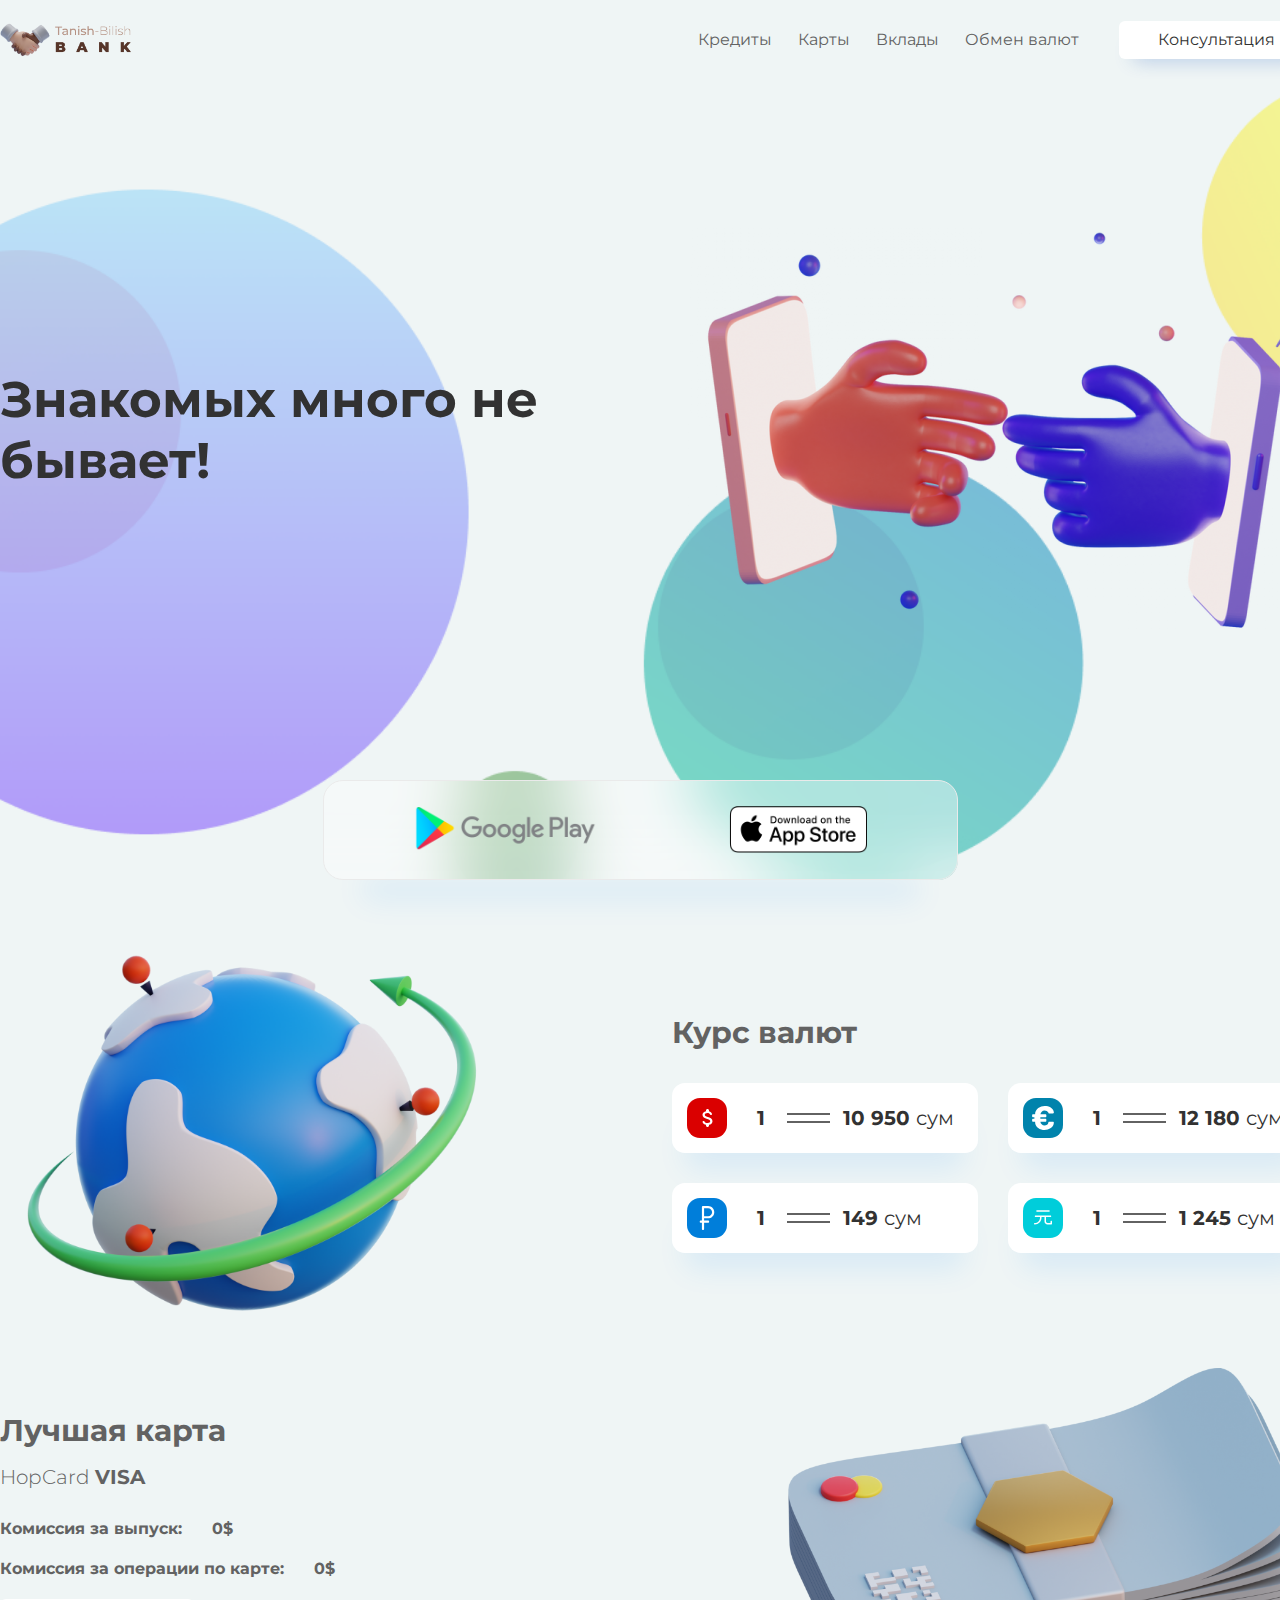
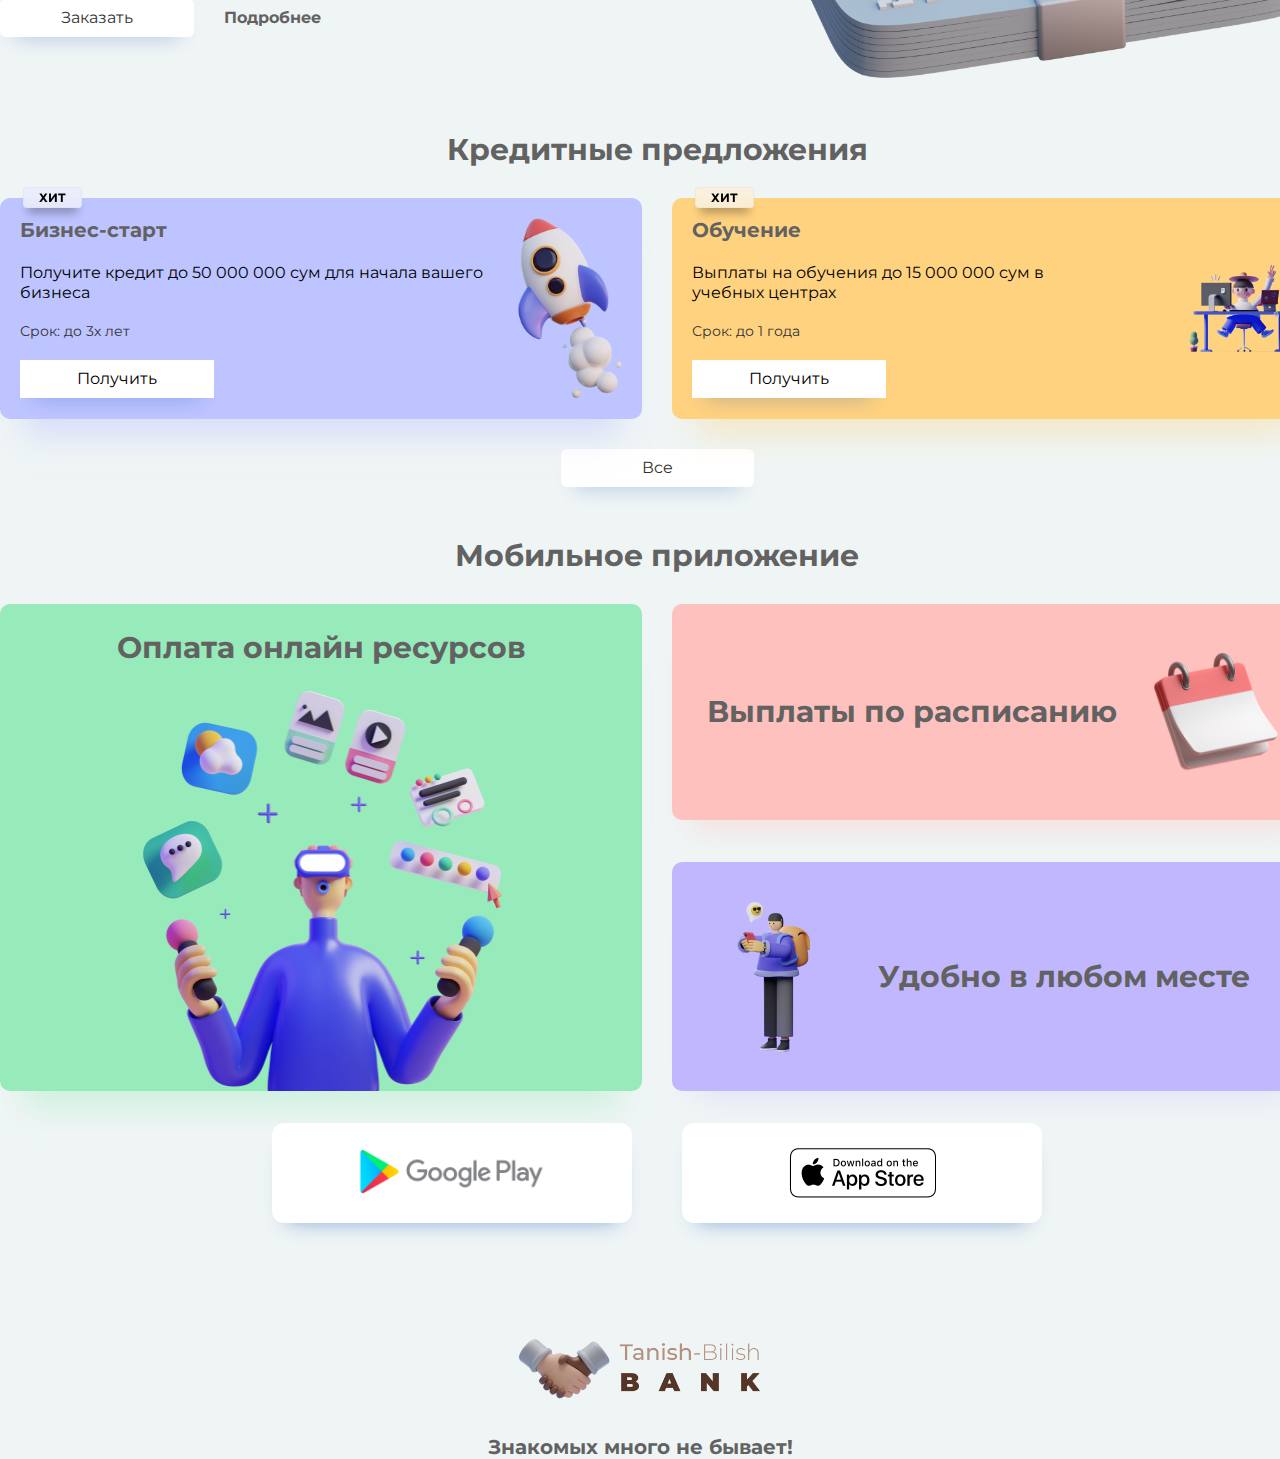
<file: web-sites/Bank/index.html>
<!DOCTYPE html>
<html lang="en">
  <head>
    <meta charset="UTF-8" />
    <meta http-equiv="X-UA-Compatible" content="IE=edge" />
    <meta name="viewport" content="width=device-width, initial-scale=1.0" />
    <title>Bank</title>
    <link rel="stylesheet" href="css/style.css" />
    <link rel="shortcut icon" href="img/logo-header.png" />
    <link rel="shortcut icon" href="img/icon.png">
  </head>
  <body>
    <!-- navbar -->
    <nav class="navbar container">
      <a href="" class="navbar-logo">
        <img src="img/Logo.png" alt="" />
      </a>

      <div class="navbar-nav">
        <ul class="navbar-nav__list">
          <a href="" class="#!">Кредиты</a>
          <a href="" class="#!">Карты</a>
          <a href="" class="#!">Вклады</a>
          <a href="" class="#!">Обмен валют</a>
        </ul>
        <a href="#!" class="navbar-list__call">Консультация</a>
      </div>
    </nav>
    <!-- navbar end -->

    <!-- header starting -->
    <header class="banner">
      <div class="container banner-content">
        <h2>Знакомых много не бывает!</h2>
        <img src="img/header-vector.png" alt="" />
      </div>

      <div class="banner-app">
        <a href="#!">
          <img src="img/Google.png" alt="" />
        </a>
        <a href="#!">
          <img src="img/AppStore.png" alt="" />
        </a>
      </div>
    </header>

    <!-- header ending -->

    <!-- currency starting -->

    <section class="currency container">
      <div class="currency-image">
        <img src="img/earth.png" alt="" />
      </div>
      <div class="currency-content">
        <h2>Курс валют</h2>
        <ul class="currency-content__list">
          <li>
            <div class="usd">
              <img src="img/Bucks.svg" alt="" />
            </div>

            <p>
              <strong>1</strong>
              <strong>10 950 <span>сум</span></strong>
            </p>
          </li>

          <li>
            <div class="eur">
              <img src="img/euro.svg" alt="" />
            </div>

            <p>
              <strong>1</strong>
              <strong>12 180 <span>сум</span></strong>
            </p>
          </li>

          <li>
            <div class="rub">
              <img src="img/ruble.svg" alt="" />
            </div>

            <p>
              <strong>1</strong>
              <strong>149 <span>сум</span></strong>
            </p>
          </li>

          <li>
            <div class="yuan">
              <img src="img/yuan.svg" alt="" />
            </div>

            <p>
              <strong>1</strong>
              <strong>1 245 <span>сум</span></strong>
            </p>
          </li>
        </ul>
      </div>
    </section>

    <!-- currency ending -->

    <!-- cards -->
    <section class="cards container">
      <div class="cards-text">
        <h2>Лучшая карта</h2>
        <h3>HopCard <span>VISA</span></h3>
        <p>Комиссия за выпуск: <span>0$</span></p>
        <p>Комиссия за операции по карте: <span>0$</span></p>
        <div class="cards-text__btn">
          <a href="" class="add">Заказать</a>
          <a href="" class="more">Подробнее</a>
        </div>
      </div>
      <img src="img/MCpng.png" alt="" />
    </section>

    <section class="credit container">
      <h2>Кредитные предложения</h2>
      <div class="credit-items">
        <div class="credit-card purple">
          <div class="hit">ХИТ</div>
          <div class="credit-card__content">
            <h3>Бизнес-старт</h3>
            <p>Получите кредит до 50 000 000 сум для начала вашего бизнеса</p>
            <span>Срок: до 3х лет</span>
            <a href="" class="credit-card__content--btn">Получить</a>
          </div>
          <img src="img/rocket.png" alt="" />
        </div>
        <div class="credit-card yellow">
          <div class="hit">ХИТ</div>
          <div class="credit-card__content">
            <h3>Обучение</h3>
            <p class="viplati">
              Выплаты на обучения до 15 000 000 сум в учебных центрах
            </p>
            <span>Срок: до 1 года</span>
            <a href="" class="credit-card__content--btn">Получить</a>
          </div>
          <img src="img/Saly-10.png" alt="" />
        </div>
      </div>

      <a href="" class="credit-all_btn">Вce</a>
    </section>

    <section class="apps container">
      <h2>Мобильное приложение</h2>
      <div class="mobile-apps">
        <div class="pay">
          <h3>Оплата онлайн ресурсов</h3>
          <img src="img/pay.png" alt="" />
        </div>
        <div class="block2">
          <div class="callendar">
            <h3>Выплаты по расписанию</h3>
            <img src="img/callendar.png" alt="" />
          </div>
          <div class="cozy">
            <img src="img/student.png" alt="" />
            <h3>Удобно в любом месте</h3>
          </div>
        </div>
      </div>

      <div class="markets">
        <a
          target="_blank"
          href="https://play.google.com/store/games?hl=ru&gl=US"
          ><div class="google back">
            <img src="img/Google.png" alt="" /></div
        ></a>
        <a target="_blank" href="https://www.apple.com/app-store/">
          <div class="apple back">
            <img src="img/AppStore.png" alt="" /></div
        ></a>
      </div>
    </section>
    <footer class="footer">
      <div class="footer-last_items">
        <img src="img/Logo.png" alt="" />
        <h5>Знакомых много не бывает!</h5>
      </div>
    </footer>
  </body>
</html>
</file>
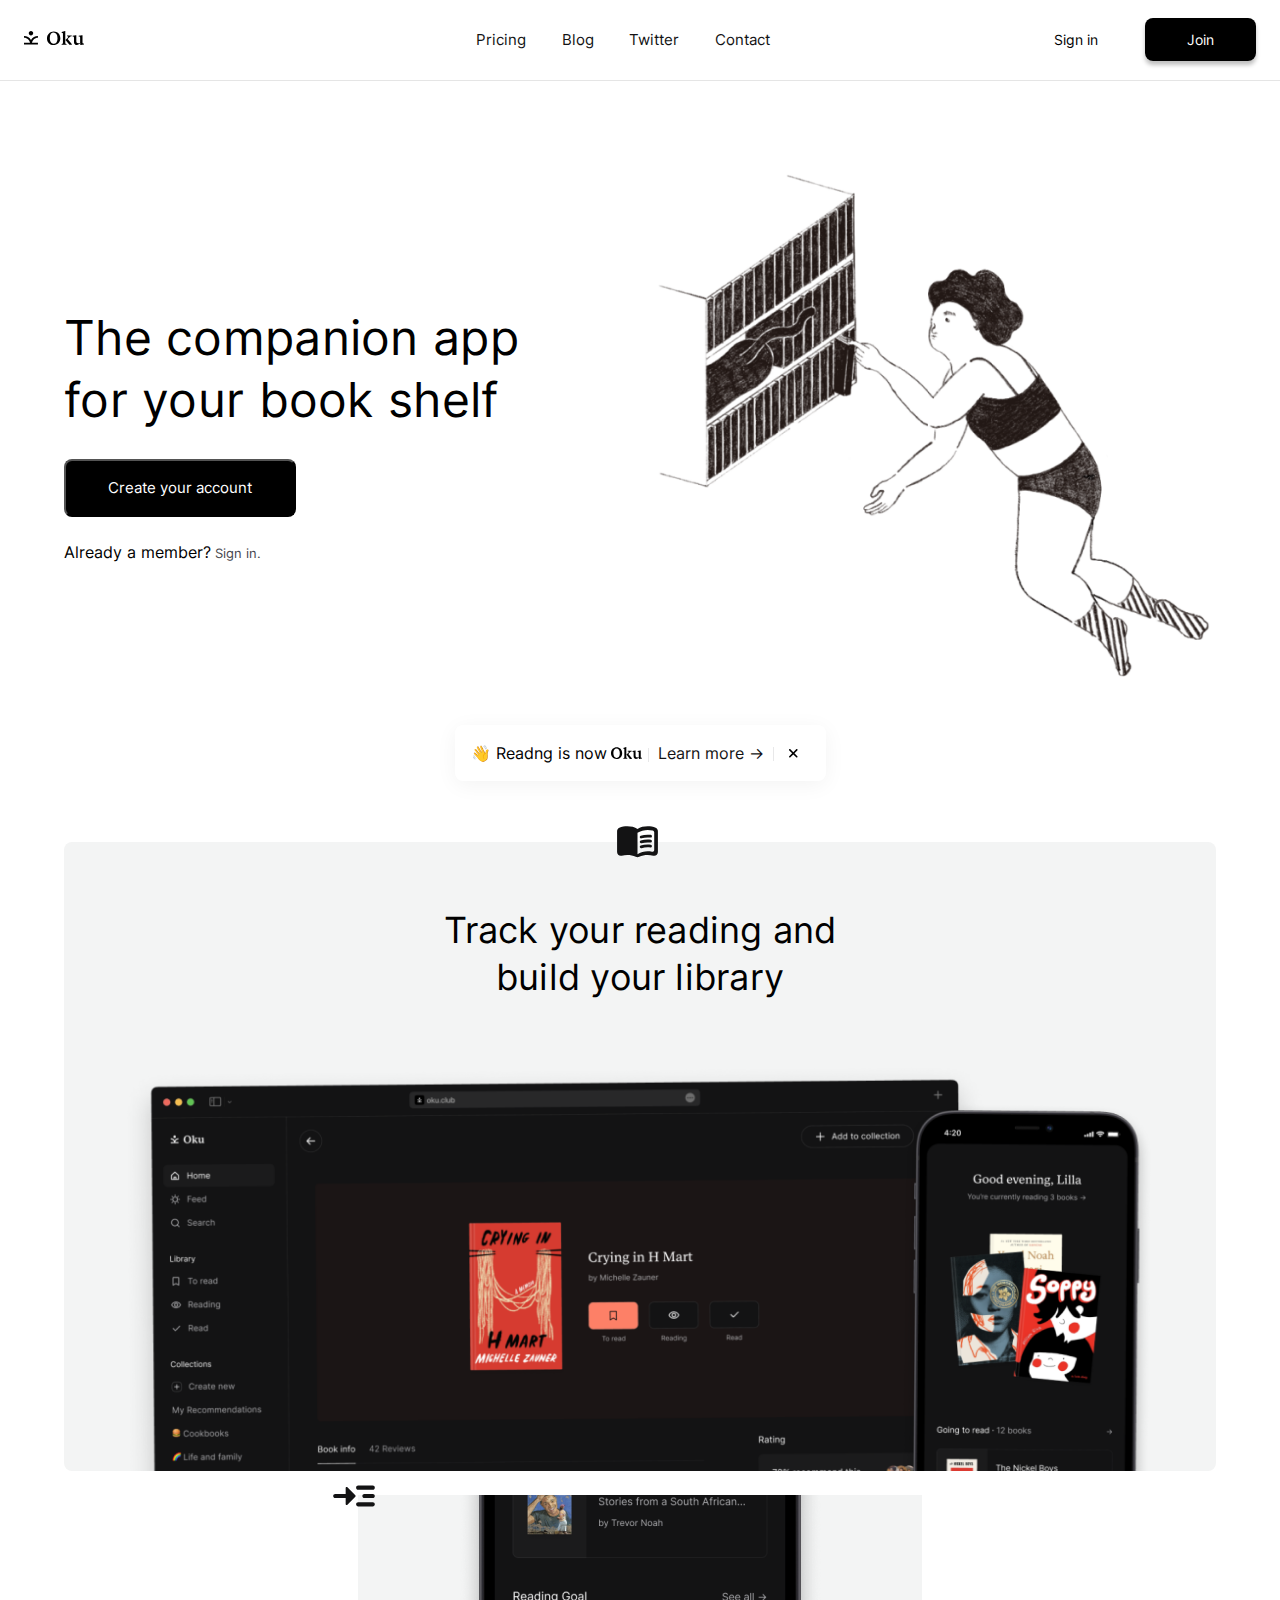
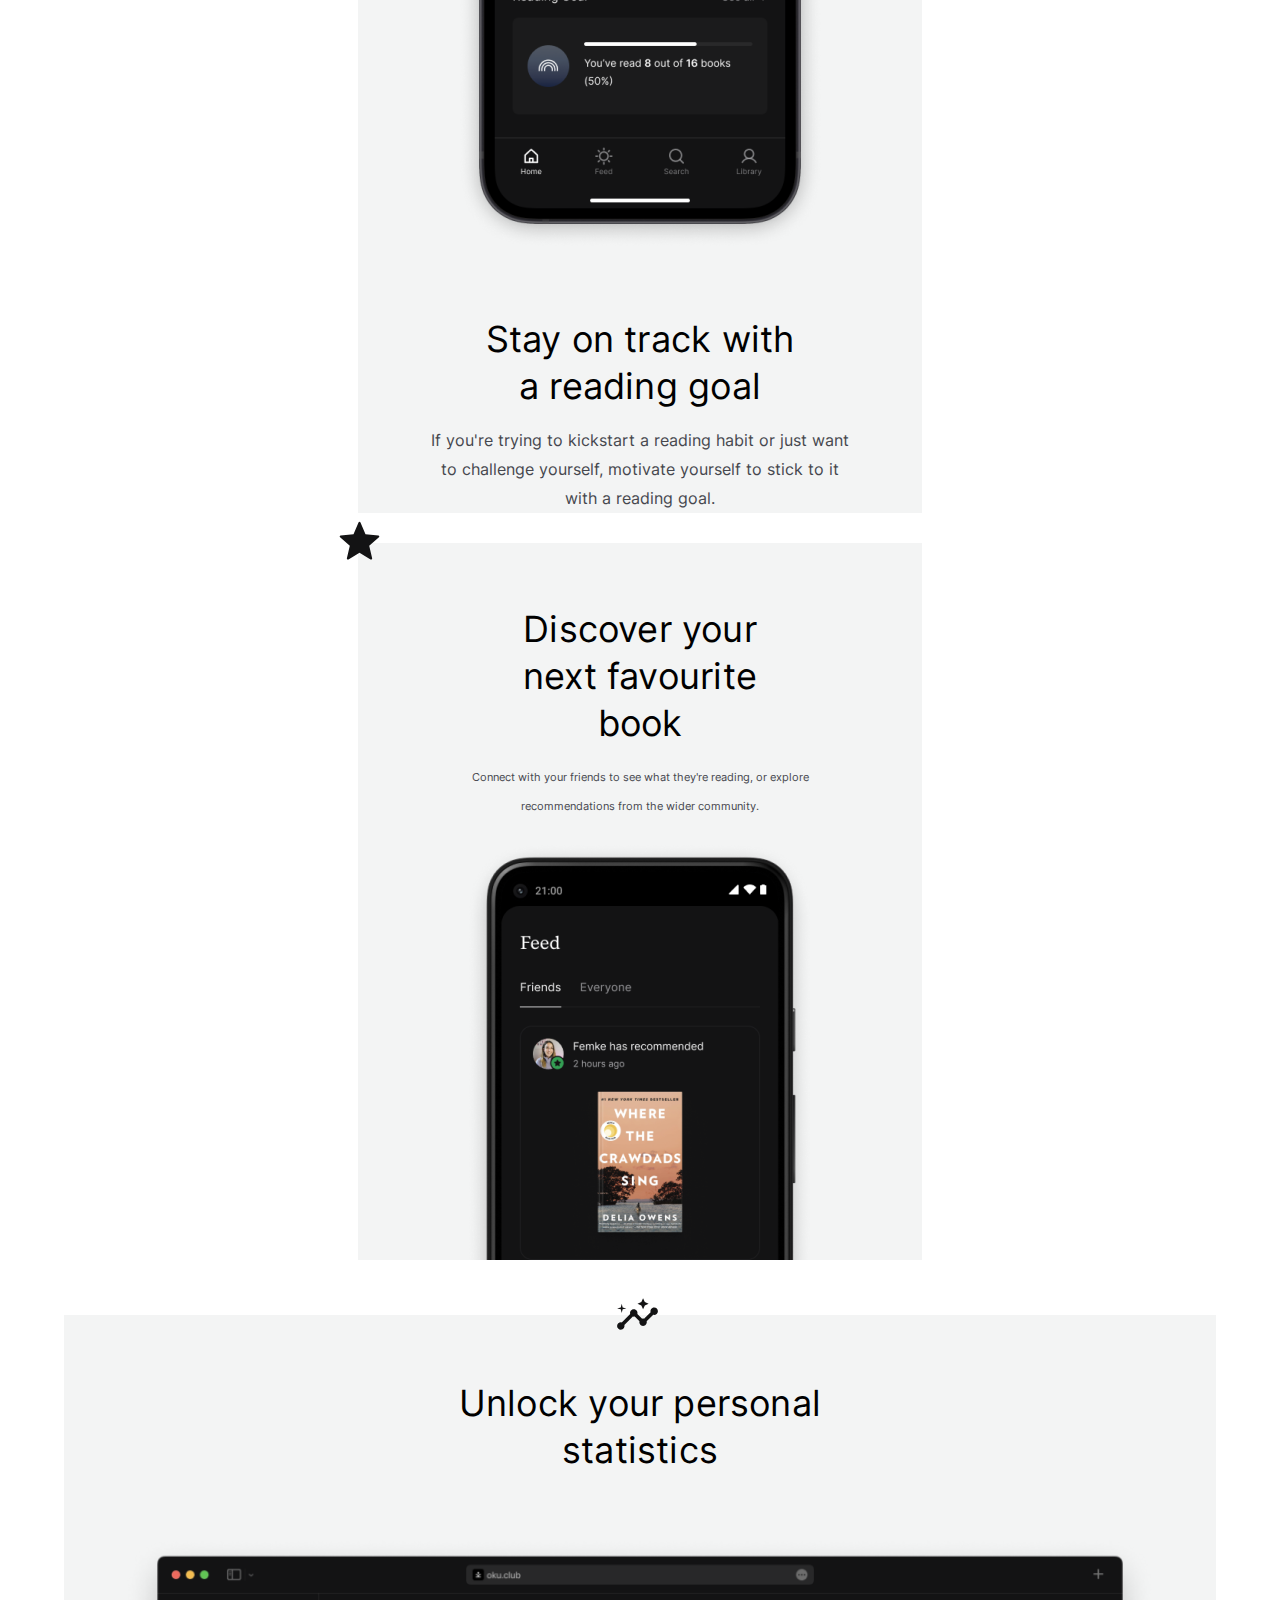
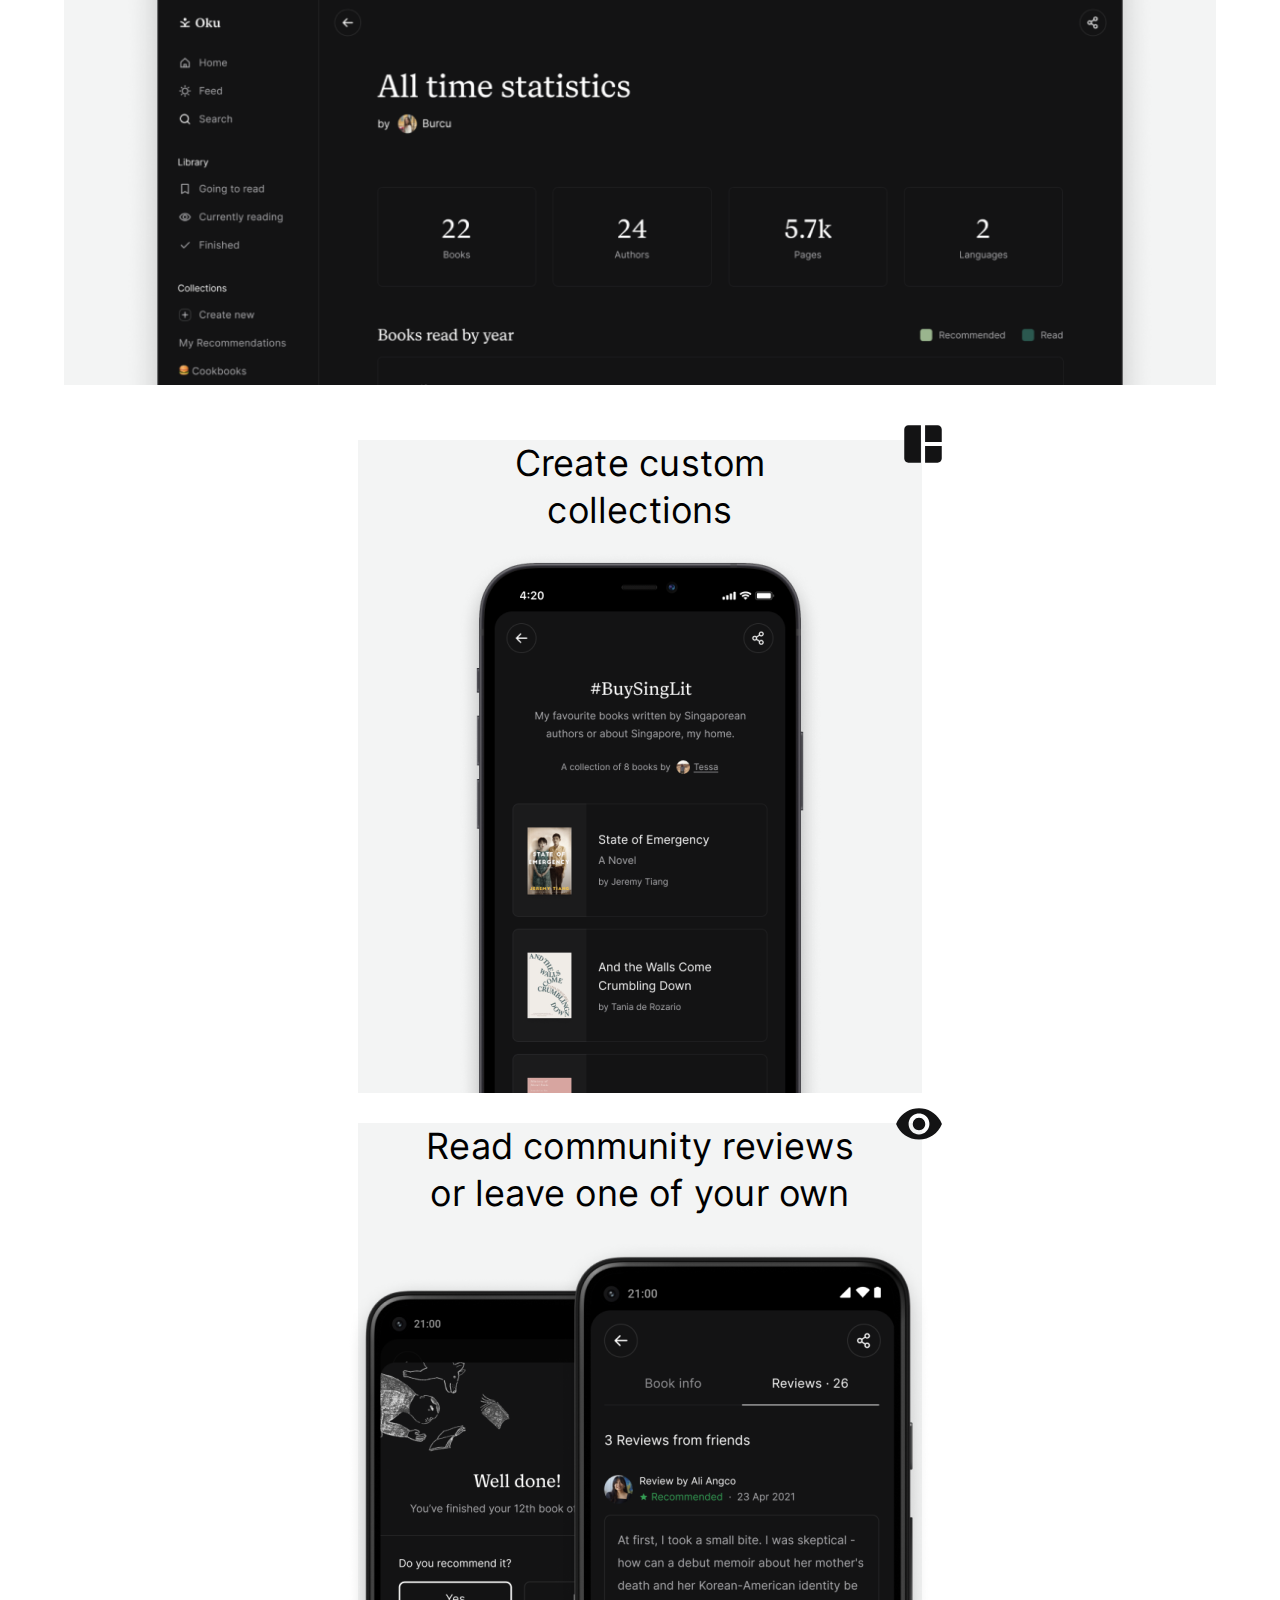
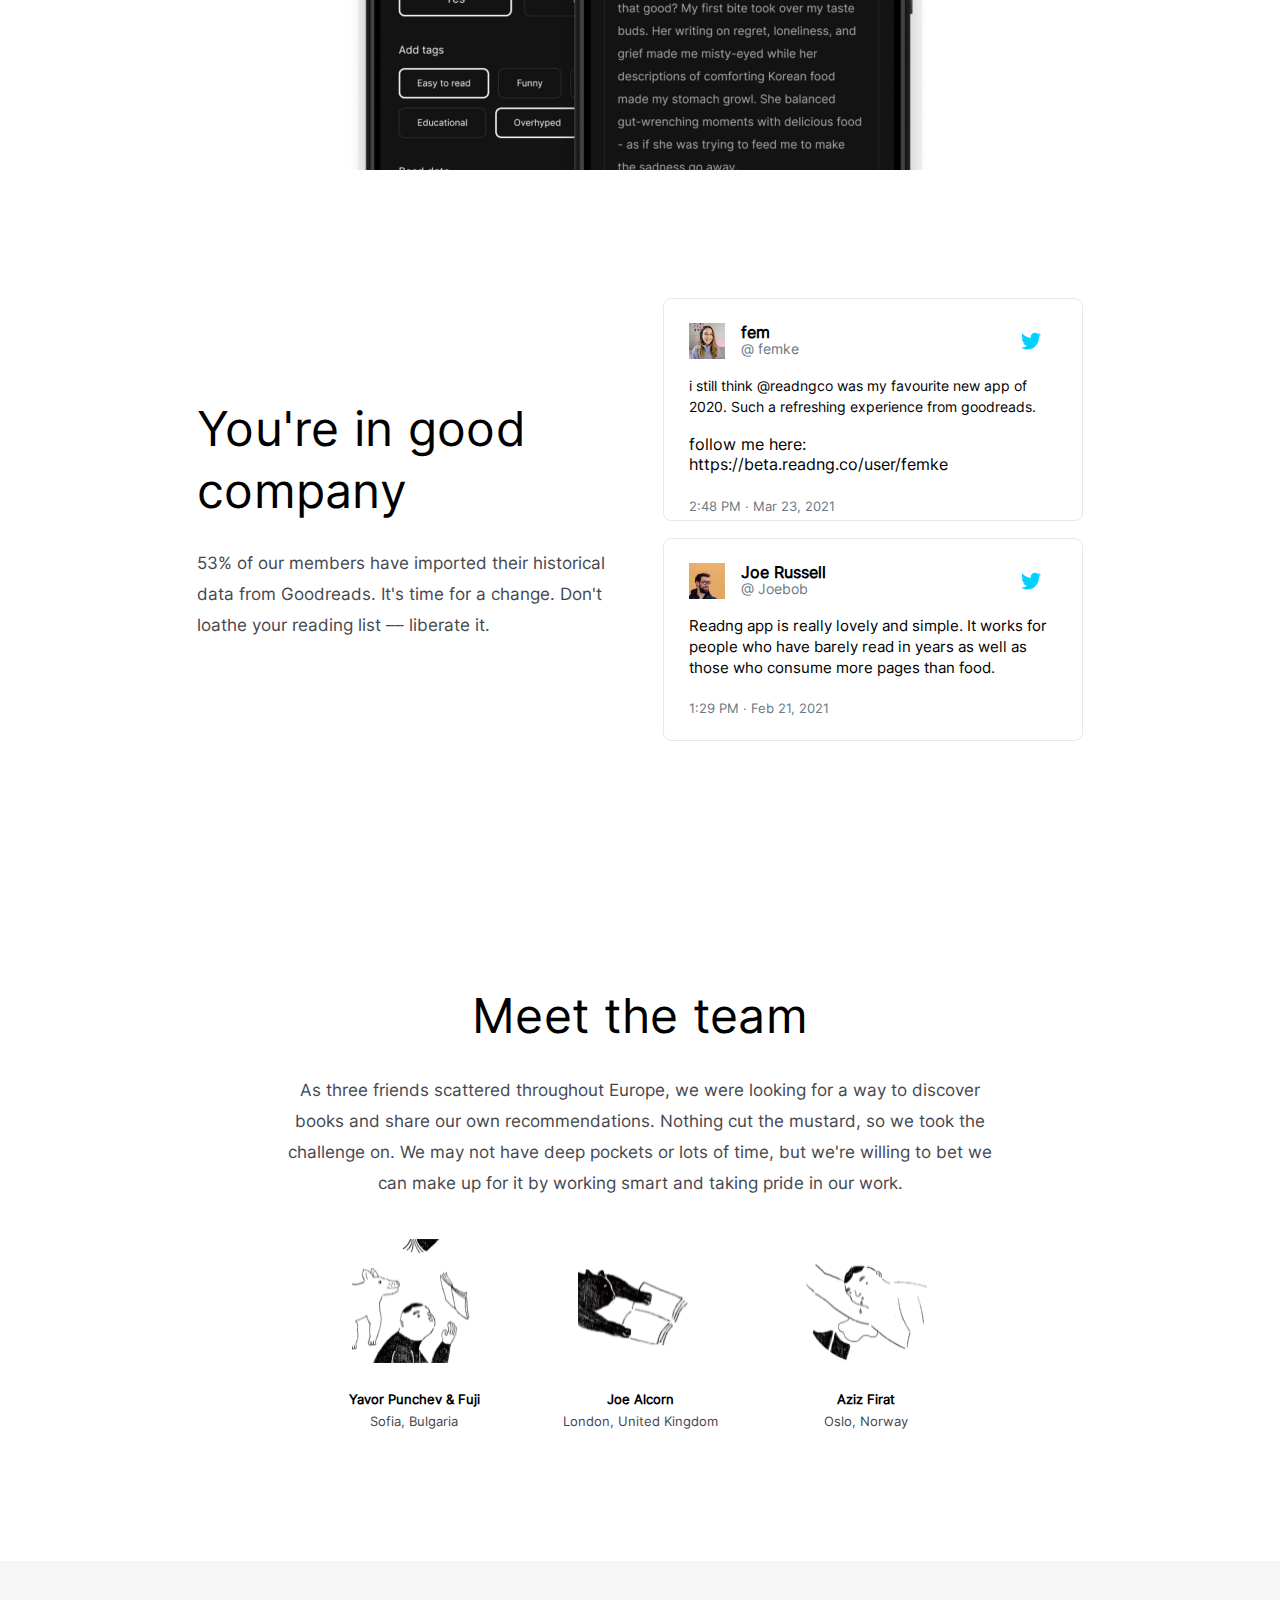
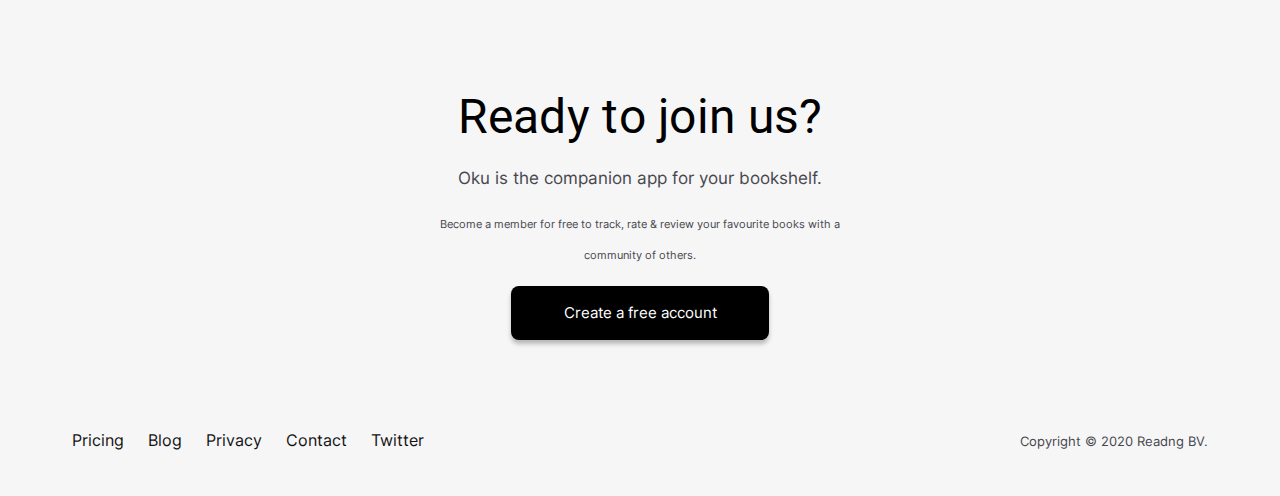
<file: web-sites/Oku/index.html>
<!DOCTYPE html>
<html lang="en">

<head>
    <meta charset="UTF-8">
    <meta http-equiv="X-UA-Compatible" content="IE=edge">
    <meta name="viewport" content="width=device-width, initial-scale=1.0">
    <title>Document</title>
    <link rel="stylesheet" href="css/style.css">
</head>

<body>
    <nav class="navbar">
       <a href="#!"> <img src="img/Logo.svg" alt=""></a>

        <ul class="navbar_list">
            <li><a href="#!"> Pricing  </a> </li>
            <li><a href="#!"> Blog     </a> </li>
            <li><a href="#!"> Twitter  </a> </li>
            <li><a href="#!"> Contact  </a> </li>
        </ul>

        <div>
            <a href="#!" class="sign">Sign in</a>
            <a href="#!" class="join">Join</a>
        </div>

    </nav>
    <!-- navbar end -->

    <header class="header">
        <div class="container">
            <div class="header-text">
                <h1>The companion app for your book shelf</h1>
                <button> Create your account </button>
                <p>Already a member?<a href="#!"> Sign in.</a></p>
            </div>
            <div class="header-img">
              <a href="#!"> <img src="img/woman-cat.png" alt=""></a> 
            </div>
        </div>
    </header>

    <div class="square-constructor">
        <div class="square">
            <p>👋 Readng is now</p>
            <img src="img/oku.svg" alt="">
            <a class="learnmore" href="#!">Learn more →</a>
            <img class="x" src="img/x.svg" alt="">
        </div>
    </div>


    </header>

    <section class="section1">

        <div class="section1-container">
            <div></div>
            <div class="book"> <img src="img/book.svg" alt=""></div>

            <p>Track your reading and build your library</p>
            <img src="img/crying.png" alt="">
        </div>
        </div>

    </section>

    <section class="section2">
        <div class="section2_container">
            
            <div class="square1 sss">
                <div class="row-svg"><img src="img/row.svg" alt=""></div>
                <img src="img/downphone.png" alt="">
                <h1>Stay on track with a reading goal</h1>
                <p>If you're trying to kickstart a reading habit or just want to challenge yourself, motivate yourself to stick to it with a reading goal.</p>
            </div>
            
            <div class="square2 aaa">
                <div class="star"><img src="img/svg.svg" alt=""></div>
                <h1>Discover your next favourite book</h1>
                <p>Connect with your friends to see what they're reading, or explore recommendations from the wider community.</p>
                <img src="img/topphone.png" alt="">
            </div>
            
            
            
            <div class="square3">
                <div class="linegraph"> <img src="img/linegraph.svg" alt=""> </div>
                <h1>Unlock your personal statistics</h1>
                <img src="img/stat.png" alt="">
            </div>
            
            <div class="square4">
                <div class="bar"><img src="img/barcharts.svg" alt=""></div>
                <h1>Create custom collections</h1>
                <img src="img/buy.png" alt="">
            </div>
            <div class="square5">
                <div class="eye"><img src="img/eye.svg" alt=""></div>
                <h1>Read community reviews or leave one of your own</h1>
                <img src="img/2phones.png" alt="">
            </div>
        </div>
    </section>
    
    
    <section class="section3">
        <div class="section3-container">
            <div class="section3-text">
                <h1>You're in good company</h1>
                <p>53% of our members have imported their historical data from Goodreads. It's time for a change. Don't loathe your reading list –– liberate it.</p>
            </div>
            <div class="cards">
                
                
                <div class="card1 card">
                    <div class="card1_1"><div class="card1_1_1"><img src="img/fem.png" alt=""> <div class="card1_1_1_link"><h5>fem</h5> <a href="#!">@
                        femke</a></div></div> <img src="img/twitter.svg" alt=""></div>
                        
                        <div class="card1_2">i still think @readngco was my favourite new app of 2020. Such a refreshing experience from goodreads. </div>
                        <div class="card1_3">follow me here: https://beta.readng.co/user/femke</div>
                        <div class="card1_4">2:48 PM · Mar 23, 2021</div>
                </div>
                <div class="card2 card card1">
                    <div class="card1_1"><div class="card1_1_1"><img src="img/joe.png" alt=""> <div class="card1_1_1_link"><h5>Joe Russell</h5> <a href="#!">@
                        Joebob</a></div></div> <img src="img/twitter.svg" alt=""></div>
                        
                        <div class="card2_2">Readng app is really lovely and simple. It works for people who have barely read in years as well as those who consume more pages than food.</div>
                        
                        <div class="card1_4">1:29 PM · Feb 21, 2021</div>
                </div>
            </div>
        </div>
    </section>
    
    
    <section class="section4">
        <div class="section4-container">
        <h1>Meet the team</h1>
        <p class="section4-p">As three friends scattered throughout Europe, we were looking for a way to discover books and share our own recommendations. Nothing cut the mustard, so we took the challenge on. We may not have deep pockets or lots of time, but we're willing to bet we can make up for it by working smart and taking pride in our work.</p>
        <div>
            <div class="friends">
                
            
            <div class="friend1 friend">
                 <img src="img/Rectangle.png" alt="">
                 <h5>Yavor Punchev & Fuji</h5>
                 <p>Sofia, Bulgaria</p>
             </div>
            <div class="friend2 friend">
                 <img src="img/Rectangle-1.png" alt="">
                 <h5>Joe Alcorn</h5>
                 <p>London, United Kingdom</p>
             </div>
            <div class="friend3 friend">
                 <img src="img/Rectangle-2.png" alt="">
                 <h5>Aziz Firat</h5>
                 <p>Oslo, Norway</p>
             </div>
            <div></div>
            <div></div>
        </div>
        </div>
    </div>
    </section>
    
    
    <!-- footer -->
 <footer class="footer">
    <div class="footer-container">
        <h1>Ready to join us?</h1>
        <h3>Oku is the companion app for your bookshelf.</h3>
        <p>Become a member for free to track, rate & review your favourite books with a community of others.</p>
        
        <button><span>Create a free account</span></button>
    </div>
    <div class="footer_list">
        <ul class="footer_list_links">
            <li><a href="#!"> Pricing</a></li>
            <li><a href="#!"> Blog  </a>    </li>    
            <li><a href="#!"> Privacy</a></li>
            <li><a href="#!"> Contact</a></li>
            <li><a href="#!"> Twitter</a></li>
        </ul>
        
        <a class="copyright" href="#!">Copyright © 2020 Readng BV.</a>
    </div>
 </footer>
    
    
    
    
    
</body>

</html>
</file>
<file: web-sites/Bank/css/style.css>
@import "fonts.css";

* {
  font-family: "montserrat";
  margin: 0;
  padding: 0;
  box-sizing: border-box;
  text-decoration: none;
  list-style: none;
  font-weight: 400;
}
/* container */
.container {
  width: 1314px;
  min-height: 40px;
  /* border: 1px red solid; */
  margin: 0 auto;
}

/* body */
body {
  background: #eff5f5;
}
/* navbar */
.navbar {
  display: flex;
  justify-content: space-between;
  align-items: center;
  padding: 15px 0;
}
.navbar-logo {
  display: flex;
  align-items: center;
}
.navbar-logo img {
  width: 132px;
}
.navbar-nav,
.navbar-nav__list {
  display: flex;
  align-items: center;
}
.navbar-nav__list a {
  font-family: "Montserrat";
  font-style: normal;
  font-weight: 400;
  font-size: 16px;
  line-height: 20px;
  padding: 15px 13px;
  color: #626262;
  display: flex;
}
.navbar-list__call {
  font-family: "Montserrat";

  font-weight: 400;
  font-size: 16px;
  line-height: 20px;
  padding: 9px 39px;
  background-color: #ffffff;
  border-radius: 6px;
  color: #323232;
  box-shadow: hsla(217, 100%, 36%, 0.49) 0 13px 20px -15px;
  margin-left: 27px;
}
.navbar-list__call:hover {
  box-shadow: hsla(217, 100%, 36%, 0.49) 0 0 30px -5px;
}
.banner {
  width: 100%;
  /* border: 1px red solid; */
  min-height: 700px;
  background: url("../img/header-bg.png") no-repeat center/cover;
  background-attachment: fixed;
  display: flex;
  flex-direction: column;
}
.banner-content {
  height: 700px;
  display: flex;
  align-items: center;
  justify-content: space-between;
}
.banner-content h2 {
  font-family: "Montserrat";

  font-weight: 700;
  font-size: 50px;
  line-height: 61px;
  color: #323232;
}
.banner-content img {
  width: 631px;
}
.banner-app {
  height: 100px;
  margin: 0 auto;
  width: 635px;
  padding: 25px;
  display: flex;
  justify-content: space-around;
  /* align-items: center; */
  background: rgba(255, 255, 255, 0.4);
  border: 1px solid #eaeaea;
  box-shadow: 0px 59px 30px -40px rgba(0, 133, 255, 0.1);
  backdrop-filter: blur(30px);
  /* Note: backdrop-filter has minimal browser support */

  border-radius: 20px;
}

.banner-app:hover {
  box-shadow: 0px 59px 30px -40px rgba(0, 132, 255, 0.15);
}

.banner-app img {
  height: 47px;
}

.currency {
  display: flex;
  justify-content: space-between;
  align-items: center;
  padding: 69px 0 50px;
}
.currency-image {
  width: 500px;
}
.currency-image img {
  width: 500px;
}
.currency-content {
  width: 642px;
}
.currency-content h2 {
  font-family: "Montserrat";
  font-style: normal;
  font-weight: 700;
  font-size: 30px;
  line-height: 37px;
  /* identical to box height */
  padding-bottom: 32px;

  color: #626262;
}

.usd {
  width: 40px;
  height: 40px;
  background: #da0000;
  border-radius: 13px;
  display: flex;
  align-items: center;
  justify-content: center;
}
.currency-content__list {
  display: flex;
  flex-wrap: wrap;
  justify-content: space-between;
  row-gap: 30px;
}
.currency-content li {
  width: 306px;
  background: white;
  padding: 15px;
  border-radius: 13px;
  display: flex;
  /* justify-content: center; */
  align-items: center;
  justify-content: space-between;
  box-shadow: 0px 30px 30px -15px rgba(0, 133, 255, 0.1);
  /* margin-bottom: 30px; */
}
.currency-content__list div {
  width: 40px;
  height: 40px;

  border-radius: 13px;
  display: flex;
  align-items: center;
  justify-content: center;
}
.eur {
  background: #0083ac;
}
.rub {
  background: #007eda;
}
.yuan {
  background: #00cdda;
}
.currency-content__list p {
  display: flex;
  flex-grow: 1;
  padding-left: 30px;
  /* justify-content: space-between; */
  position: relative;
  column-gap: 78px;
}

.currency-content__list p::before,
.currency-content__list p::after {
  width: 43px;
  height: 2px;
  background: #626262;
  display: flex;
  position: absolute;
  content: "";
  left: 60px;
}
.currency-content__list p::before {
  top: 7px;
  /* left: 55px; */
}
.currency-content__list p::after {
  bottom: 7px;
  /* left: 55px; */
}

.currency-content__list strong {
  font-family: "Montserrat";
  color: #323232;
  font-weight: 700;
  font-size: 20px;
  line-height: 24px;
}
/* cards */
.cards {
  display: flex;
  justify-content: space-between;
  align-items: center;
  padding-bottom: 50px;
}
.cards-text {
  width: 350px;
  min-height: 40px;
  /* border: 1px red solid; */
}
.cards img {
  width: 526px;
}
.cards-text h2 {
  font-weight: 700;
  font-size: 30px;
  line-height: 37px;
  /* identical to box height */
  color: #626262;
}
.cards-text h3 {
  font-weight: 300;
  font-size: 20px;
  line-height: 24px;
  margin: 16px 0 30px;
  color: #626262;
}
.cards-text h3 span {
  font-weight: 700;
}
.cards-text p {
  font-weight: 700;
  font-size: 16px;
  line-height: 20px;
  color: #626262;
  margin-bottom: 20px;
  display: flex;
}
.cards-text p span {
  margin-left: 30px;
  font-weight: 700;
}
.cards-text__btn {
  display: flex;
  align-items: center;
}
.add {
  background: white;
  padding: 9px 61px;
  border-radius: 6px;
  box-shadow: 0px 13px 20px -15px rgba(0, 71, 184, 0.49);
  color: #323232;
  font-size: 16px;
  line-height: 20px;
}
.more {
  padding: 9px 30px;
  font-size: 16px;
  line-height: 20px;
  font-weight: 700;
  color: #626262;
}
.credit {
  display: flex;
  flex-direction: column;
  align-items: center;
  text-align: center;
}

.credit h2 {
  font-size: 30px;
  line-height: 37px;
  font-weight: 700;
  color: #626262;
}

.credit-items {
  width: 100%;
  display: flex;
  flex-wrap: wrap;
  justify-content: space-between;
  margin: 30px 0;
  min-height: 50px;
  /* border: 1px red solid; */
}
.purple {
  background: #bdc4ff;
  box-shadow: 0px 40px 30px -25px rgba(189, 196, 255, 0.5);
}
.credit-card {
  width: 642px;
  padding: 20px;

  display: flex;
  align-items: center;
  justify-content: space-between;
  border-radius: 10px;
  position: relative;
}
.hit {
  width: 59px;
  height: 21px;
  position: absolute;
  border-radius: 4px;
  box-shadow: 0px 10px 10px -5px rgba(0, 0, 0, 0.3);
  background: rgba(255, 255, 255, 0.4);
  top: -11px;
  left: 23px;
  backdrop-filter: blur(15px);
  border: 0.5px solid rgba(215, 215, 215, 0.3);
  font-weight: 700;
  font-size: 12px;
  line-height: 15px;
  color: #000000;
  display: flex;
  align-items: center;
  justify-content: center;
}
.credit-card__content {
  flex-grow: 1;
  display: flex;
  flex-direction: column;
  text-align: left;
  align-items: flex-start;
  row-gap: 20px;
}
.credit-card img {
  width: 105px;
}
.credit-card__content h3 {
  font-weight: 700;
  font-size: 20px;
  line-height: 25px;
  color: #626262;
}
.credit-card__content--btn {
  padding: 9px 57px;
  background: white;
  color: #000;
  box-shadow: 0px 13px 20px -15px rgba(0, 71, 184, 0.49);
  font-size: 16px;
  line-height: 20px;
}
.credit-card__content p {
  font-weight: 400;
  font-size: 16px;
  line-height: 20px;
}
.credit-card__content span {
  font-weight: 400;
  font-size: 14px;
  line-height: 17px;
  color: #323232;
}
.yellow {
  background: #ffd280;
  box-shadow: 0px 40px 30px -25px rgba(255, 210, 128, 0.4);
}

.credit-all_btn {
  padding: 9px 81px;
  background: #ffffff;
  box-shadow: 0px 13px 20px -15px rgba(0, 71, 184, 0.49);
  border-radius: 6px;
  font-weight: 400;
  font-size: 16px;
  line-height: 20px;
  /* identical to box height */

  color: #323232;
}
.viplati {
  width: 425px;
}
.apps h2 {
  font-weight: 700;
  font-size: 30px;
  line-height: 37px;
  color: #626262;
  text-align: center;
  margin: 50px 0 30px;
}

.apps {
  display: flex;
  flex-direction: column;
}

.pay {
  width: 642px;
  height: 487px;
  background: #97eab9;
  box-shadow: 0px 40px 30px -25px rgba(151, 234, 185, 0.4);
  border-radius: 10px;
  display: flex;
  flex-direction: column;
  align-items: center;
}
.pay h3 {
  font-weight: 700;
  font-size: 30px;
  line-height: 37px;
  color: #626262;
  margin: 25px 0;
}
.pay img {
  width: 361px;
  height: 400px;
}
.mobile-apps {
  display: flex;
  flex-direction: row;
  align-items: center;
  column-gap: 30px;
}
.block2 {
  width: 642px;
  height: 487px;
  display: flex;
  flex-direction: column;
  row-gap: 42px;
}
.callendar h3 {
  font-weight: 700;
  font-size: 30px;
  line-height: 37px;
  color: #626262;
  margin-right: 36px;
}
.callendar {
  background: #ffc1bd;
  box-shadow: 0px 25px 30px -20px rgba(255, 193, 189, 0.5);
  border-radius: 10px;
  height: 216px;
  width: 100%;
  display: flex;
  align-items: center;
  flex-direction: center;
  justify-content: center;
}
.callendar img {
  width: 126px;
}
.cozy {
  height: 229px;
  width: 100%;
  display: flex;
  align-items: center;
  flex-direction: center;
  justify-content: center;
  background: #c1b7ff;
  box-shadow: 0px 25px 30px -25px rgba(193, 183, 255, 0.4);
  border-radius: 10px;
}
.cozy img {
  width: 75px;
  height: 153px;
}
.cozy h3 {
  font-weight: 700;
  font-size: 30px;
  line-height: 37px;
  color: #626262;
  margin-left: 66px;
}
.markets {
  display: flex;
  flex-direction: row;
  justify-content: center;
  align-items: center;

  column-gap: 50px;
  margin-top: 32px;
}
.back {
  background: #ffffff;
  box-shadow: 0px 13px 20px -15px rgba(0, 71, 184, 0.49);
  border-radius: 12px;
  width: 360px;
  height: 100px;
  display: flex;
  align-items: center;
  justify-content: center;
}
.google img {
  width: 190px;
}
.apple img {
  width: 147px;
}
.footer {
  width: 100%;
  display: flex;
  justify-content: center;
  align-items: center;
  flex-direction: column;
}
.footer img {
  width: 244px;
  margin: 100px 0 20px;
}
.footer h5 {
  font-weight: 700;
  font-size: 20px;
  line-height: 24px;
  color: #626262;
}
.footer-last_items {
  display: flex;
  justify-content: center;
  align-items: center;
  flex-direction: column;
}
</file>
<file: web-sites/Oku/css/style.css>
@import 'fonts.css';

* {
    margin: 0;
    padding: 0;
    list-style: none;
    text-decoration: none;
    font-family: 'Inter';
    box-sizing: border-box;
}



.navbar {

    display: flex;
    flex-direction: row;
    justify-content: space-between;
    align-items: center;
    height: 80px;
    background: rgba(255, 255, 255, 0.96);
    box-shadow: 0px 1px 0px rgba(0, 0, 0, 0.1);
    padding: 0 24px;
}

.navbar_list {
    display: flex;
    list-style: none;
    flex-direction: row;
    width: 294px;
    justify-content: space-between;
    margin-left: 150px;
}


.navbar_list a {
    font-family: 'Inter';
    font-style: normal;
    font-weight: 400;
    font-size: 15px;
    line-height: 24px;
    color: #131314;
}


.join {
    padding: 13px 42px;

    background: #000;
    font-weight: 400;
    font-size: 14px;
    line-height: 40px;
    text-align: center;
    box-shadow: 0px 4px 4px rgba(0, 0, 0, 0.25);
    border-radius: 8px;
    color: #FFFFFF;

}

.sign {
    padding: 13px 42px;
    background: #FFFFFF;
    font-weight: 400;
    font-size: 14px;
    line-height: 40px;
    text-align: center;
    color: black;
    border-radius: 8px;

}

/* header */

.header {
    margin-top: 65px;
    display: flex;
    flex-direction: row;
    justify-content: center;
    align-items: center;
    width: 100%;
}


.container {
    display: flex;
    flex-direction: row;
    justify-content: center;
    align-items: center;
    width: 90%;
}

.header-text {
    width: 50%;
}

.header-img {
    width: 50%;
}

.header-img img {
    width: 100%;
}

.header-text h1 {
    font-weight: 400;
    font-size: 48px;
    line-height: 62px;
    letter-spacing: 0.288px;
    color: #000000;
    max-width: 500px;
}

.header-text button {
    font-weight: 400;
    font-size: 15px;
    line-height: 54px;
    text-align: center;
    color: #FFFFFF;
    padding: 0 42px;
    background-color: #000;
    border-radius: 8px;
    cursor: pointer;
    margin: 28px 0 25px 0;
}

.header-text p a {
    font-weight: 400;
    font-size: 13px;
    line-height: 20px;
    color: #46474E;

}

.square-constructor {
    width: 100%;
    display: flex;
    align-items: center;
    justify-content: center;
}

.square {
    width: 371px;
    background: #FFFFFF;
    box-shadow: 0px 4px 21px rgba(0, 0, 0, 0.05);
    border-radius: 8px;
    display: flex;
    flex-direction: row;
    height: 56px;
    align-items: center;
    justify-self: center;


}

.square a {
    color: #131314;
}

.square img {
    margin: 0 16px 0 4px;

}

.learnmore {
    margin-right: 21px;
}

.learnmore::before,
.learnmore::after {
    display: flex;
    position: relative;
    content: '';
    width: 1px;
    height: 14px;
    background-color: #E8E8E9;

}

.learnmore::before {
    left: 115px;
    top: 18px;

}

.learnmore::after {
    top: -15px;
    right: 10px;
    width: 1px;
}

.square p {
    margin-left: 16px;
}




/* section1 */

.section1 {
    width: 100%;
    display: flex;
    align-items: center;
    justify-content: center;
    position: relative;
    margin-top: 61px;
}


.section1-container {
    width: 90%;
    background: #F3F4F4;
    border-radius: 8px;
    display: flex;
    justify-content: center;
    flex-direction: column;
    align-items: center;
    font-weight: 400;
    font-size: 36px;
    line-height: 47px;
    text-align: center;
    letter-spacing: 0.216px;

    color: #000000;
}

.section1-container p {
    width: 476px;
    margin: 65px 0 61px;
}

.section1-container img {
    width: 90%;
}

.book {
    position: absolute;
    display: flex;
    content: '';
    justify-self: center;
    top: -16px;
}

.section1 {
    position: relative;
}

.square1 {
    width: 49%;
    background-color: #F3F4F4;
    display: flex;
    align-items: center;
    /* justify-content: center; */
    flex-direction: column;
    position: relative;
}

.section2 {
    width: 100%;
    margin-top: 24px;
    display: flex;
    justify-content: center;
}

.sss img {
    width: 380px;
}

.section2_container {
    width: 90%;
    display: flex;
    flex-direction: row;
    flex-wrap: wrap;
    column-gap: 27px;
}

.sss h1 {
    font-weight: 400;
    font-size: 36px;
    line-height: 47px;
    text-align: center;
    letter-spacing: 0.216px;
    color: #000000;
    margin: 63px 0 16px 0;
    width: 322px;
}

.sss p {
    font-weight: 400;
    font-size: 16px;
    line-height: 29px;
    width: 432px;
    text-align: center;
    color: #46474E;


}

.square2 {
    width: 49%;
    background-color: #F3F4F4;
    display: flex;
    align-items: center;
    justify-content: center;
    flex-direction: column;
    position: relative;
}

.aaa h1 {
    font-weight: 400;
    font-size: 36px;
    line-height: 47px;
    text-align: center;
    letter-spacing: 0.216px;
    color: #000000;
    margin: 63px 0 16px 0;
    width: 303px;
}

.aaa p {
    font-weight: 400;
    font-size: 11px;
    line-height: 29px;
    /* or 262% */
    width: 429px;
    text-align: center;

    color: #46474E;
}

.aaa img {
    width: 380px;
}

.row-svg {
    position: absolute;
    display: flex;
    width: 41px;
    left: -25px;
    top: -10px;
}

.star {
    position: absolute;
    display: flex;
    width: 41px;
    left: -19px;
    top: -22px;
}

.square3 {
    width: 100%;
    display: flex;
    flex-direction: column;
    align-items: center;
    background: #F3F4F4;
    margin-top: 25px;
    position: relative;
    margin-bottom: 25px;
}

.square3 img {
    width: 90%;

}

.square3 h1 {
    font-weight: 400;
    font-size: 36px;
    line-height: 47px;
    text-align: center;
    letter-spacing: 0.216px;
    color: #000000;
    margin: 65px 0 61px;
    width: 370px;
}

.linegraph {
    position: absolute;
    top: -17px;
}

.square4 img {
    max-width: 380px;
}

.square5 img {
    max-width: 620px;
}

.square4 {
    width: 49%;
    background-color: #F3F4F4;
    display: flex;
    align-items: center;
    justify-content: center;
    flex-direction: column;
    position: relative;
}

.square5 {
    width: 49%;
    background-color: #F3F4F4;
    display: flex;
    align-items: center;
    justify-content: center;
    flex-direction: column;
    position: relative;
}


.square5 h1 {
    font-weight: 400;
    font-size: 36px;
    line-height: 47px;
    /* or 130% */

    text-align: center;
    letter-spacing: 0.216px;
    width: 450px;
    color: #000000;

}

.square4 h1 {
    font-weight: 400;
    font-size: 36px;
    line-height: 47px;
    /* or 130% */
    width: 270px;
    text-align: center;
    letter-spacing: 0.216px;

    color: #000000;
}

.bar {
    top: -15px;
    align-self: flex-end;
    right: -20px;
    position: absolute;
}

.eye {
    top: -15px;
    align-self: flex-end;
    right: -20px;
    position: absolute;
}

/* section3 */
.section3 {
    width: 100%;
    display: flex;
    align-items: center;
    justify-content: center;
    margin-top: 128px;
    position: relative;
}

.section3-container {
    max-width: 912px;
    display: flex;
    align-items: center;





}

.section3::before {
    max-width: 912px;
    position: absolute;
    content: '';
    display: flex;
    height: 1px;
    background: #E8E8E9;
    bottom: -69px;
    align-self: center;
}

.section3-text {
    max-width: 466px;
}

.section3-text h1 {
    font-weight: 400;
    font-size: 48px;
    line-height: 62px;
    letter-spacing: 0.288px;
    color: #000000;

}

.section3-text p {
    font-weight: 400;
    font-size: 17px;
    line-height: 31px;
    margin-top: 26px;
    color: #46474E;
    max-width: 408px;

}

.cards {
    display: flex;
    flex-direction: column;
    row-gap: 17px;

}

.card {
    max-width: 420px;
    height: 223px;
    padding: 0 25px;
    border: 1px solid #E8E8E9;
    border-radius: 8px;
}

.card img {

    margin-right: 16px;
}

.card1_1 {
    display: flex;
    justify-content: space-between;
    margin-top: 24px;
}

.card1_1_1 img {
    width: 36px;
}

.card1_1_1 {
    display: flex;

}

.card1_1_1_link a {
    display: flex;
    flex-direction: column;
    font-weight: 400;
    font-size: 14px;
    line-height: 15px;
    color: #697882;

}

.card1_1_1_link h5 {
    font-weight: 700;
    font-size: 16px;
    line-height: 18px;
    color: #000000;
}

.card1_2 {
    margin: 16px 0 17px;
    font-family: 'Inter';
    font-style: normal;
    font-weight: 400;
    font-size: 14px;
    line-height: 21px;
    /* or 147% */


    color: #000000;
}

.card1_3 {
    margin-bottom: 24px;
}

.card1_4 {
    font-family: 'Inter';
    font-style: normal;
    font-weight: 400;
    font-size: 13px;
    line-height: 16px;
    color: #697882;

}

.card2_2 {
    margin: 16px 0 22px;
    font-family: 'Inter';
    font-style: normal;
    font-weight: 400;
    font-size: 15px;
    line-height: 21px;
    color: #000000;

}

.card2 {
    height: 203px;
}

/* section4 */
.section4 {
    text-align: center;
    width: 100%;
    margin-top: 244px;
    height: 576px;
    display: flex;
    justify-content: center;
}

.friends {
    display: flex;
    justify-content: center;

}

.friends img {
    width: 124px;
}

.section4-container {
    max-width: 912px;
}

.friend {
    width: 226px;
}

.section4-p {
    width: 705px;
    font-weight: 400;
    font-size: 17px;
    line-height: 31px;
    text-align: center;
    color: #46474E;
    margin: 28px 0 40px;
}

.section4 h1 {
    font-weight: 400;
    font-size: 48px;
    line-height: 62px;
    /* identical to box height, or 130% */

    text-align: center;
    letter-spacing: 0.288px;

    color: #000000;

}

.friend h5 {
    margin: 24px 0 3px;
}

.friend p {
    font-weight: 400;
    font-size: 13px;
    line-height: 23px;
    text-align: center;
    color: #46474E;
}

/* footer */
.footer {
    width: 100%;
    background: #F6F6F6;
    min-height: 535px;
    display: flex;
    justify-content: center;
    align-items: center;
    flex-direction: column;

}

.footer-container {
    max-width: 444px;
    margin-top: 81px;
    display: flex;
    flex-direction: column;
    align-items: center;
    row-gap: 15px;
    text-align: center;
}

.footer-container p {
    max-width: 444px;
    font-weight: 400;
    font-size: 11px;
    line-height: 31px;
    text-align: center;
    color: #46474E;

}

.footer-container h1 {
    font-family: 'Roboto';
    font-style: normal;
    font-weight: 400;
    font-size: 48px;
    line-height: 62px;
    /* identical to box height, or 130% */

    text-align: center;
    letter-spacing: 0.288px;

    color: #000000;

}

.footer-container h3 {
    font-weight: 400;
    font-size: 17px;
    line-height: 31px;
    text-align: center;
    color: #46474E;
}

.footer-container button {
    background: #000000;
    box-shadow: 0px 4px 4px rgba(0, 0, 0, 0.25);
    border-radius: 8px;
    font-weight: 400;
    font-size: 15px;
    line-height: 54px;
    text-align: center;
    color: #FFFFFF;
    width: 258px;
    border: none;
}

.footer_list {
    display: flex;
    flex-direction: row;
    width: 1136px;
    margin-top: 90px;
    justify-content: space-between;
}

.footer_list_links a {
    color: #131314;
}

.footer_list_links {
    display: flex;
    column-gap:24px ;
}

.copyright {
    font-weight: 400;
    font-size: 13px;
    line-height: 23px;
    color: #46474E;
}




@media (max-width:1400px){
    .section2_container{
        justify-content: center;
        row-gap: 30px;
    }
}



@media (max-width:1200px) {
    .square5 img{
        width: 425px;
    }
}



@media (max-width:1024px){
    
}


@media (max-width:998px) {
    
}



@media (max-width:768px){
    
}


@media (max-width:576px) {
    
}



@media (max-width:480px) {
    
}


@media (max-width:375px) {
    
}

@media (max-width:320px) {
    
}
</file>
